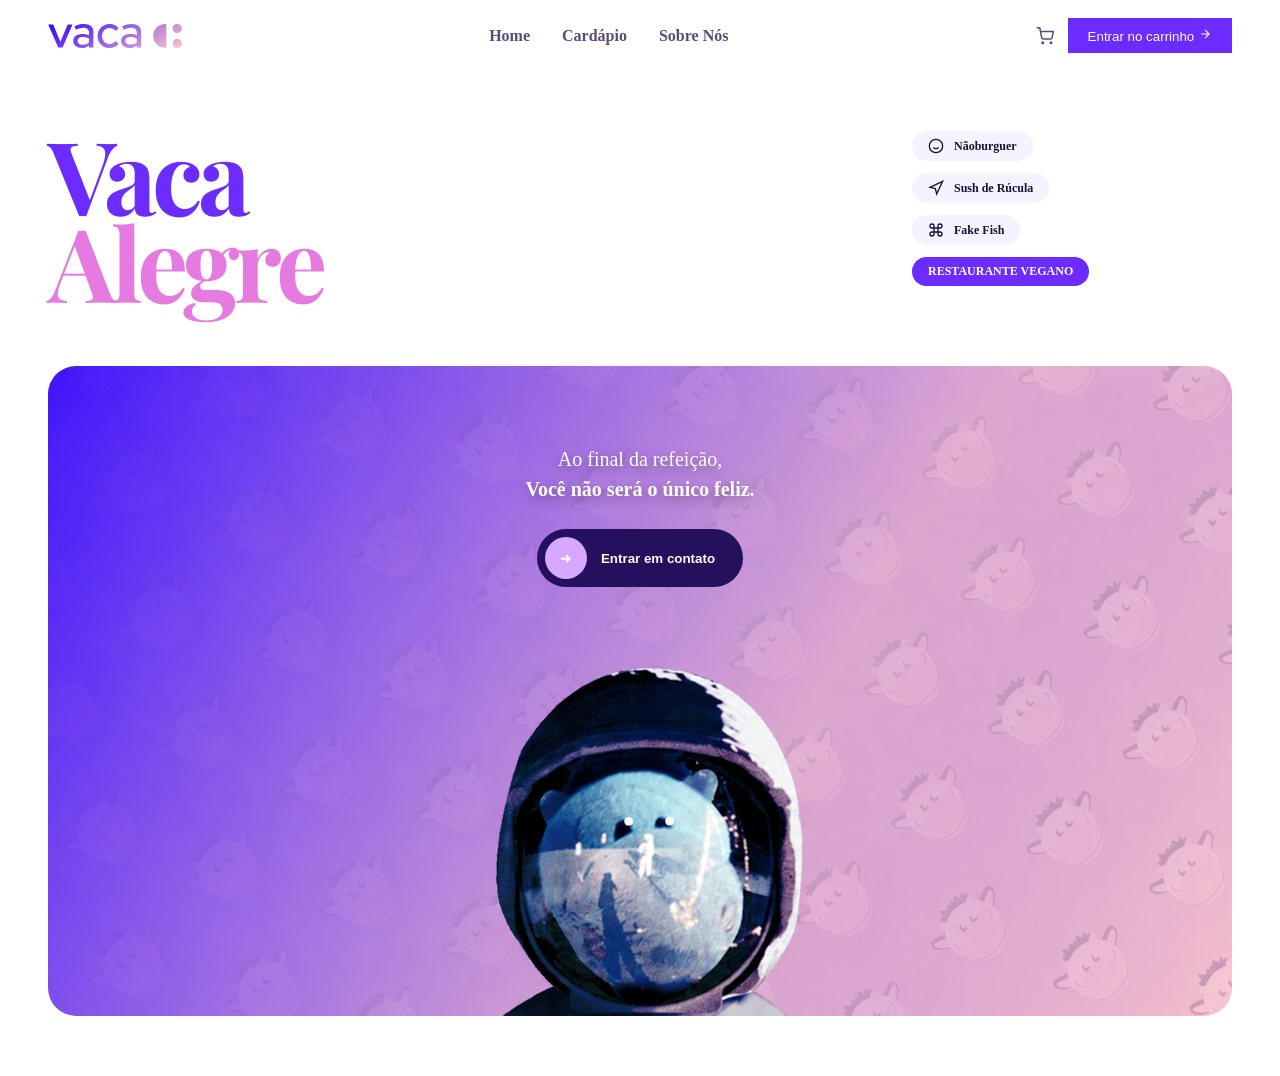
<file: SITE/index.html>
<!DOCTYPE html>
<html lang="en">

<head>
    <meta charset="UTF-8">
    <meta name="viewport" content="width=device-width, initial-scale=1.0">
    <title>Vaca Alegre - Restaurante Vegano</title>
    <link rel="stylesheet" href="style.css">
</head>

<body>
    <nav>
       <div class="nav-logo">
            <img src="imagens/vaca-alegre-marca.svg" alt="">
        </div>    
       
         <ul class="nav-links">
            <li><a href="">Home</a></li>
            <li><a href="">Cardápio</a></li>
            <li><a href="">Sobre Nós</a></li>
        </ul>

        <div class="nav-actions">
            <span class="nav-cart">
                <svg viewBox="0 0 24 24" fill="none" stroke="currentColor" stroke-width="2" width="18" height="18"><circle cx="9" cy="21" r="1"/><circle cx="20" cy="21" r="1"/><path d="M1 1h4l2.68 13.39a2 2 0 0 0 2 1.61h9.72a2 2 0 0 0 2-1.61L23 6H6"/></svg>
            </span>
            <button class="btn-entrar">
                Entrar no carrinho
                <svg viewBox="0 0 24 24" fill="none" stroke="currentColor" stroke-width="2"><path d="M5 12h14M12 5l7 7-7 7"/></svg>
            </button>

        </div>
    </nav>
    <div class="hero">
    <div class="hero-topo">
        <div class="hero-text">
            <h1 class="hero-title">
                Vaca <br>
                <span class="alegre">Alegre</span>
            </h1>
        </div>
        <div class="hero-menu">
            <div class="hero-menu-item">
                <svg viewBox="0 0 24 24" fill="none" stroke="currentColor" stroke-width="2"><circle cx="12" cy="12" r="10"/><path d="M8 14s1.5 2 4 2 4-2 4-2"/><line x1="9" y1="9" x2="9.01" y2="9"/><line x1="15" y1="9" x2="15.01" y2="9"/></svg>
                Nãoburguer
            </div>
            <div class="hero-menu-item">
                <svg viewBox="0 0 24 24" fill="none" stroke="currentColor" stroke-width="2"><path d="M3 11l19-9-9 19-2-8-8-2z"/></svg>
                Sush de Rúcula
            </div>
            <div class="hero-menu-item">
                <svg viewBox="0 0 24 24" fill="none" stroke="currentColor" stroke-width="2"><path d="M18 3a3 3 0 0 0-3 3v12a3 3 0 0 0 3 3 3 3 0 0 0 3-3 3 3 0 0 0-3-3H6a3 3 0 0 0-3 3 3 3 0 0 0 3 3 3 3 0 0 0 3-3V6a3 3 0 0 0-3-3 3 3 0 0 0-3 3 3 3 0 0 0 3 3h12a3 3 0 0 0 3-3 3 3 0 0 0-3-3z"/></svg>
                Fake Fish
            </div>
            <div class="hero-menu-item active">
                Restaurante Vegano
            </div>

        </div>
        </div>
        <div class="hero-banner">
            <img src="imagens/espaco.png" alt="">
            <div class="hero-banner-content">
                <p>
                    Ao final da refeição, <br>
                    <strong>Você não será o único feliz.</strong>
                </p>
                <button class="btn-contato">
                    Entrar em contato
                </button>

            </div>

        </div>

    </div>

    </div>
</body>

</html>
</file>
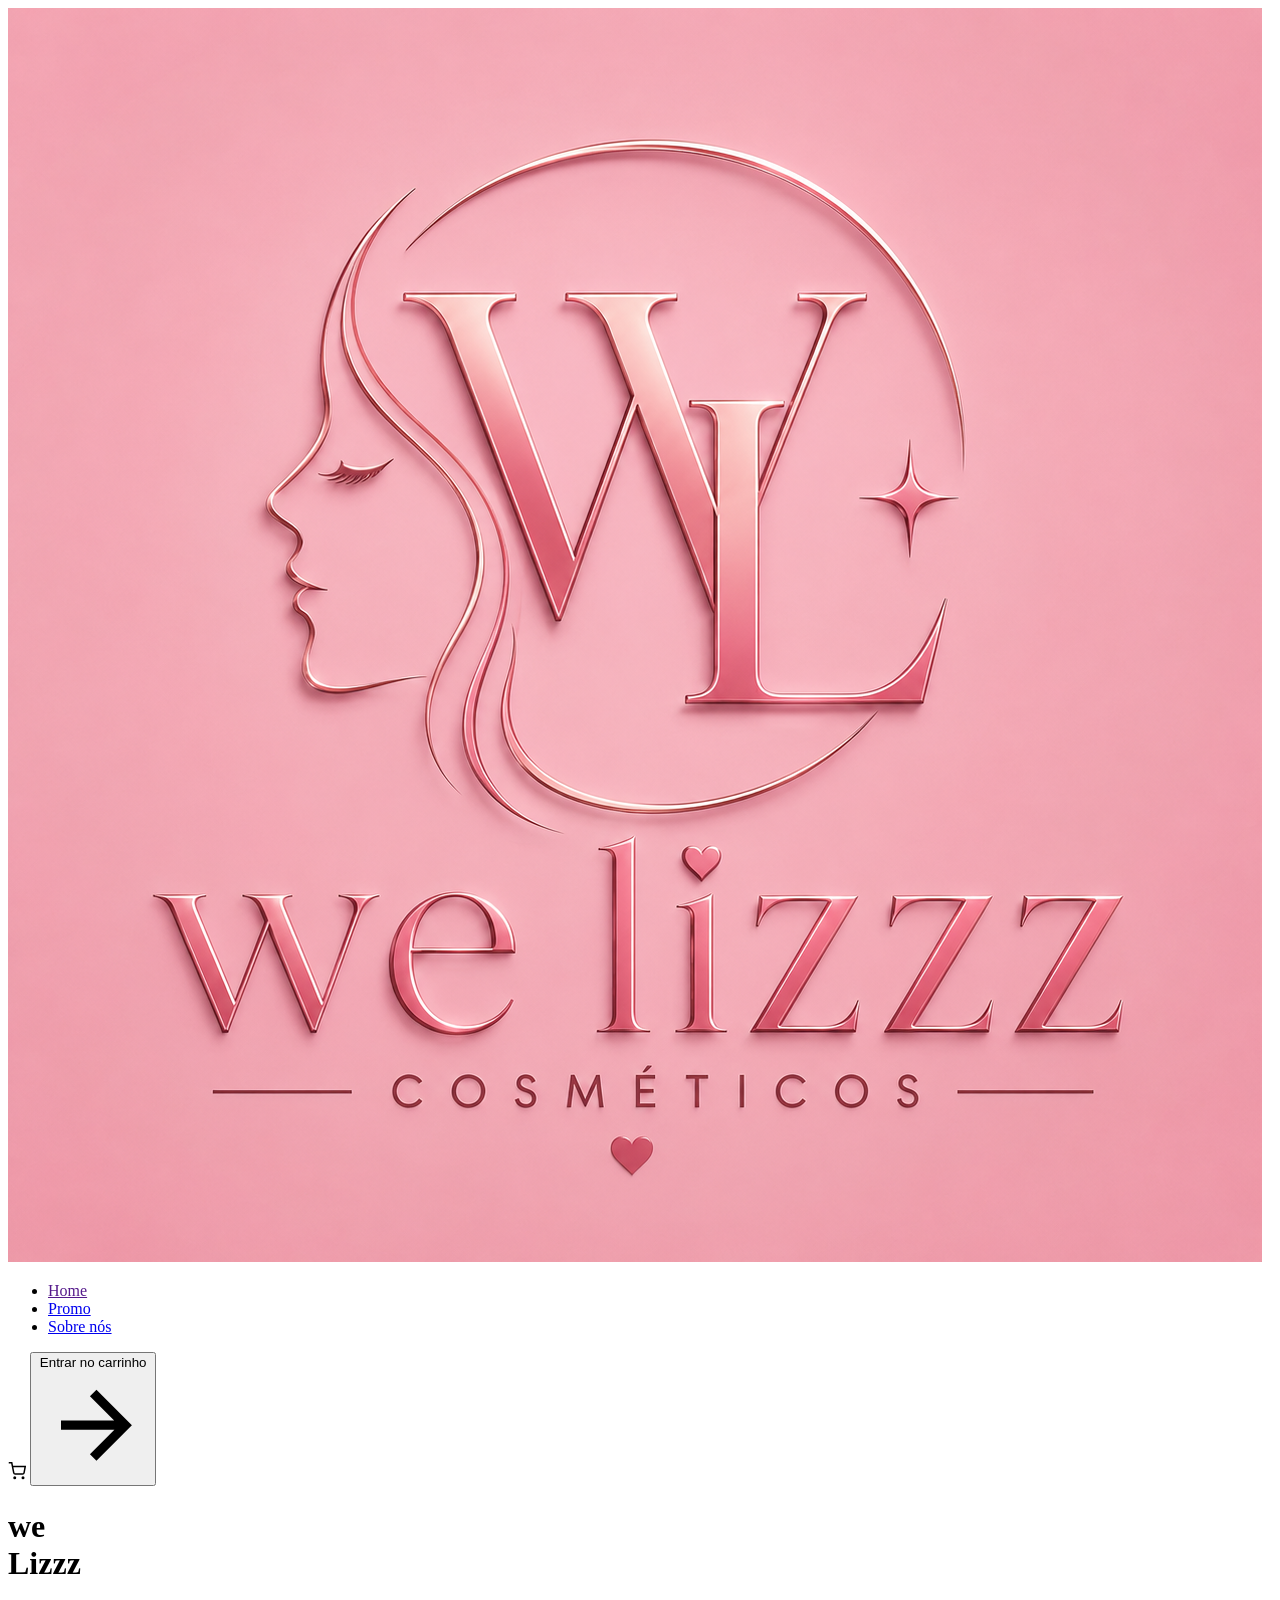
<file: meusite/meusite.html>
<!DOCTYPE html>
<html lang="en">
<head>
    <meta charset="UTF-8">
    <meta name="viewport" content="width=device-width, initial-scale=1.0">
    <title>We Lizzz - loja de cosméticos</title>
</head>
<body>
     <nav>
        <div class="nav-logo">
            <img src="logo para site.png" alt="">
        </div>
        <ul class="nav-links">
            <li><a href="">Home</a></li>
            <li><a href="#promo">Promo</a></li>
            <li><a href="sobrenos">Sobre nós</a></li>
        </ul>
        <div class="nav-actions">
            <span class="nav-cart">
                <svg viewBox="0 0 24 24" fill="none" stroke="currentColor" stroke-width="2" width="18" height="18"><circle cx="9" cy="21" r="1"/><circle cx="20" cy="21" r="1"/><path d="M1 1h4l2.68 13.39a2 2 0 0 0 2 1.61h9.72a2 2 0 0 0 2-1.61L23 6H6"/></svg>
            </span>
            <button class="btn-entrar">
                Entrar no carrinho
                <svg viewBox="0 0 24 24" fill="none" stroke="currentColor" stroke-width="2"><path d="M5 12h14M12 5l7 7-7 7"/></svg>
            </button>
        </div>       
    </nav>

    <div class="hero">
        <div class="hero-topo">
            <div class="hero-text">
                <h1 class="hero-title">
                    we <br>
                    <span class="alegre">Lizzz</span> 
                </h1>
            </div>
</body>
</html>
</file>
<file: SITE/style.css>
@import url('https://fonts.googleapis.com/css2?family=Playfair+Display:ital,wght@0,400..900;1,400..900&display=swap');
*{
    box-sizing: border-box;
    margin: 0;
    padding: 0;
} 
body{
    background-color: #fff;
    color: #1a1033;
    overflow-x: hidden;
}
nav{
    display: flex;
    align-items: center;
    justify-content: space-between;
    padding: 18px 48px;
    position: sticky;
    background-color: rgba(255,255,255, 0.92);
    top: 0;
    backdrop-filter: blur(12px);
    border-bottom: 2px solide rgba(108, 43, 255, 0.07);
}
.nav-logo{
    display: flex;
    align-items: center;
    gap: 6px;
}
.nav-links{
    display: flex;
    gap: 32px;
    list-style: none;
}
.nav-links a{
    text-decoration: none;
    font-weight: bold;
    text-decoration: uppercase;
    color: #5a4b7a;
}
.nav-links a:hover{
    color: #6c2bff;
}
.nav-actions{
    display: flex;
    align-items: center;
    gap: 14px;
}
.nav-cart{
    color: #5a4b7a;
    display: flex;
    align-items: center;
    gap: 4px;
}
.btn-entrar{
    background-color: #6c2bff;
    color: white;
    border: none;
    padding: 9px 20px;
    cursor: pointer;
    gap: 6px;
    transform: background .2s,transform .15s;
}
.btn-entrar:hover{
    background: #5519ee;
    transform: translateY(-1px);
}
.btn-entrar svg{
    width: 14px; height: 14px;
}
.hero{
    padding: 60px 48px;
    position: relative;
    display: flex;
    flex-direction: column;
    gap: 32px;
}
.hero-topo{
    display: flex;
    justify-content: space-between;
    align-items: flex-start;
    width: 100%;
    margin-bottom: 30px;
}
.hero-text{
    flex: 1;
    min-width: 400px;
}
.hero-title{
font-family: "Playfair Display", serif;
font-weight: bold;
font-size: 102px;
line-height: .85;
letter-spacing: -5px;
color: #6c2bff;
}
.hero-title .alegre{
    color: #e57ae0;
}
.hero-menu{
    width: 320px;
    display: flex;
    flex-direction: column;
    gap: 12px;
    margin-left: auto;
}
.hero-menu-item{
    display: flex;
    align-items: center;
    gap: 10px;
    font-weight: bold;
    background-color: #f5f3ff;
    border-radius: 40px;
    padding: 7px 16px;
    width: fit-content;
    cursor: pointer;
    transition: background .2s;
    font-size: 12px;
}
.hero-menu-item:hover{
    background-color: #ede8ff;
}
.hero-menu-item svg{
    width: 16px;
    height: 16px;
    flex-shrink: 0S;
}
.hero-menu-item.active{
    color: #fff;
    text-transform: uppercase;
    font-weight: bold;
    background-color: #6c2bff;
}
.hero-banner{

    position: relative;
    border-radius: 28px;
    min-height: 300px;
    overflow: hidden;
}
.hero-banner img{
    width: 100%;
    height: 650px;
    object-fit: cover;
    display: block;
}
.hero-banner-content{
    position: absolute;
    top: 12%;
    left: 50%;
    text-align: center;
    width: 100%;
    transform: translateX(-50%);
}
.hero-banner-content p{
    color: white;
    margin-bottom: 25px;
    font-size: 20px;
    text-shadow: 0 4px 12px rgba(0,0,0,.35);
    line-height: 1.5;
}
.hero-banner-content p strong{
    color: #fff;
    font-weight: bold;
}
.btn-contato{
    display: inline-flex;
    align-items: center;
    gap: 14px;
    background-color: #24105c;
    color: white;
    border: none;
    border-radius: 50px;
    padding: 8px 28px 8px 8px;
    font-weight: bold;
    cursor: pointer;
    transition: all .3s ease;
}
.btn-contato::before{
    content: "➜";
    width: 42px;
    height: 42px;
    background-color: #d7a8ff;
    border-radius: 50px;
    display: flex;
    align-items: center;
    justify-content: center;
    transition: trasform 4. ease;
}
.btn-contato:hover::before{
    transform: translateX(10px);
}
.btn-contato:hover{
    transform: translateY(-2px);
}
</file>
